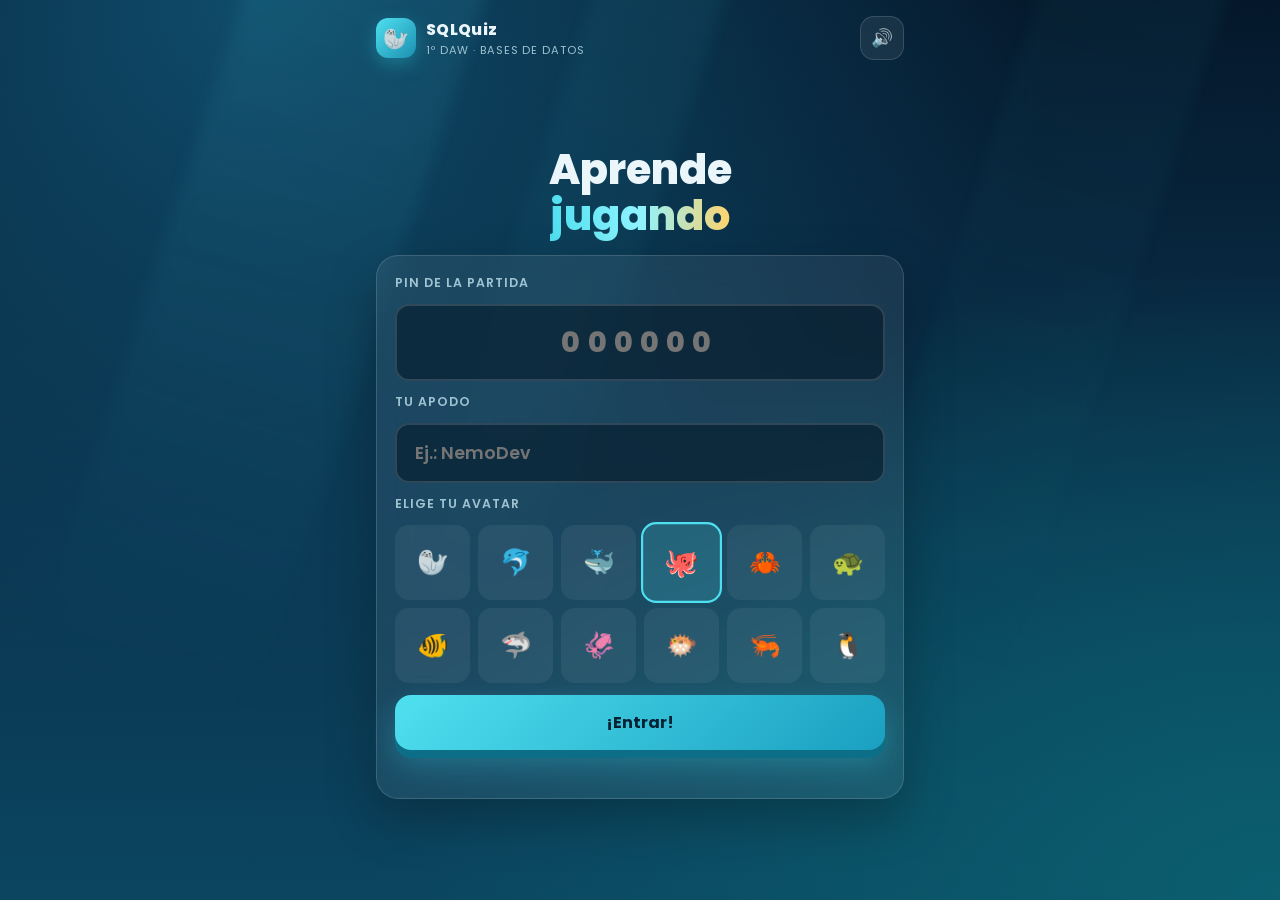
<file: index.html>
<!doctype html>
<html lang="es">
<head>
<meta charset="utf-8">
<meta name="viewport" content="width=device-width, initial-scale=1, viewport-fit=cover, user-scalable=no">
<title>SQLQuiz · Unirse</title>
<meta name="theme-color" content="#05182b">
<link rel="icon" href="data:image/svg+xml,<svg xmlns='http://www.w3.org/2000/svg' viewBox='0 0 100 100'><text y='.9em' font-size='90'>🦭</text></svg>">
<link rel="preconnect" href="https://fonts.googleapis.com">
<link rel="preconnect" href="https://fonts.gstatic.com" crossorigin>
<link href="https://fonts.googleapis.com/css2?family=Poppins:wght@400;600;700;800&family=JetBrains+Mono:wght@400;600&display=swap" rel="stylesheet">
<link rel="stylesheet" href="estilos.css">
<style>
.pantalla { max-width: 560px; padding: max(14px, env(safe-area-inset-top)) 16px max(16px, env(safe-area-inset-bottom)); }
.cabecera { display: flex; align-items: center; justify-content: space-between; gap: 10px; min-height: 48px; }
.yo { display: flex; align-items: center; gap: 10px; font-weight: 700; min-width: 0; }
.yo .av { font-size: 1.8rem; }
.yo .nom { overflow: hidden; text-overflow: ellipsis; white-space: nowrap; }
.mis-pts { padding: 8px 14px; border-radius: 999px; background: var(--cristal); border: 1px solid var(--borde); font-weight: 800; white-space: nowrap; }
.centro { flex: 1; display: flex; flex-direction: column; align-items: center; justify-content: center; text-align: center; gap: 16px; }
.centro h1 { margin: 0; font-size: clamp(1.8rem, 8vw, 2.6rem); line-height: 1.1; }
.centro p { margin: 0; color: var(--suave); line-height: 1.5; }

/* unirse */
.titulo { font-size: clamp(2.4rem, 12vw, 3.4rem); font-weight: 800; line-height: .95; margin: 0; }
.titulo span { background: linear-gradient(90deg, var(--cian), #8ff3ff, #ffd36e); -webkit-background-clip: text; background-clip: text; color: transparent; }
.form { width: 100%; padding: 18px; display: flex; flex-direction: column; gap: 12px; text-align: left; }
.campo.pin { text-align: center; font-size: 1.8rem; letter-spacing: .25em; font-weight: 800; }
.avatares { display: grid; grid-template-columns: repeat(6, 1fr); gap: 8px; }
.avatares button { aspect-ratio: 1; border-radius: 14px; font-size: 1.6rem; background: rgba(255,255,255,.06); border: 2px solid transparent; transition: transform .15s, border-color .15s; }
.avatares button.sel { border-color: var(--cian); background: rgba(79,224,240,.18); transform: scale(1.08); }
.error { color: #ffb3c1; font-size: .92rem; text-align: center; min-height: 1.2em; }

/* espera */
.av-grande { font-size: 5.5rem; animation: flota 3s ease-in-out infinite; }
@keyframes flota { 50% { transform: translateY(-14px) rotate(-4deg); } }
.puntos-espera { display: flex; gap: 6px; } .puntos-espera i { width: 10px; height: 10px; border-radius: 50%; background: var(--cian); animation: salta 1.2s infinite; }
.puntos-espera i:nth-child(2) { animation-delay: .15s; } .puntos-espera i:nth-child(3) { animation-delay: .3s; }
@keyframes salta { 0%,60%,100% { transform: none; opacity: .4; } 30% { transform: translateY(-10px); opacity: 1; } }

/* pregunta */
.info-p { display: flex; align-items: center; justify-content: space-between; gap: 10px; margin: 10px 0; }
.numq { color: var(--nivel); font-weight: 700; letter-spacing: .15em; font-size: .78rem; }
.texto-p { font-weight: 700; font-size: 1.02rem; line-height: 1.35; margin: 0 0 12px; }
.reloj-p { width: 54px; height: 54px; flex: 0 0 auto; } .reloj-p .seg { font-size: 1.15rem; }
.botones { flex: 1; display: grid; grid-template-columns: 1fr; gap: 10px; align-content: stretch; }
.botones.dos { grid-template-columns: 1fr 1fr; }
.botones .opcion { padding: 12px 14px; font-size: 1rem; min-height: 70px; line-height: 1.3; }
.botones.dos .opcion { flex-direction: column; justify-content: center; text-align: center; font-size: 1.2rem; }
.botones .forma { width: 40px; height: 40px; } .botones .forma svg { width: 22px; height: 22px; }
.botones .opcion:active { transform: translateY(5px); box-shadow: 0 2px 0 var(--sombra); }
.botones.bloq .opcion { pointer-events: none; }

/* resultado */
#j-resultado.bien { background: radial-gradient(circle at 50% 30%, rgba(34,197,139,.45), transparent 70%); }
#j-resultado.mal { background: radial-gradient(circle at 50% 30%, rgba(255,77,109,.4), transparent 70%); }
.icono-res { width: 110px; height: 110px; border-radius: 50%; display: grid; place-items: center; font-size: 3.6rem; animation: pop .55s; }
.bien .icono-res { background: var(--ok); box-shadow: 0 0 60px rgba(34,197,139,.6); }
.mal .icono-res { background: var(--ko); box-shadow: 0 0 60px rgba(255,77,109,.5); }
.ganado { font-size: 2.6rem; font-weight: 800; }
.posicion { padding: 14px 22px; font-size: 1.05rem; }
.posicion b { color: var(--cian); font-size: 1.4rem; }
.racha-p { background: linear-gradient(135deg, #ff8a3d, #ff4d6d); padding: 6px 16px; border-radius: 999px; font-weight: 700; }
.medalla { font-size: 6rem; animation: pop .7s; }
</style>
</head>
<body>
<div class="oceano" id="oceano"><div class="rayo" style="left:8%"></div><div class="rayo"></div><div class="rayo"></div></div>
<canvas id="confeti"></canvas>

<div class="app">
  <!-- ============ UNIRSE ============ -->
  <section class="pantalla activa" id="j-unir">
    <div class="cabecera">
      <div class="marca"><div class="pez">🦭</div><div>SQLQuiz<small>1º DAW · BASES DE DATOS</small></div></div>
      <button class="icono-btn b-sonido" aria-label="Sonido">🔊</button>
    </div>
    <div class="centro">
      <h1 class="titulo">Aprende<br><span>jugando</span></h1>
      <form class="cristal form" id="f-unir" autocomplete="off">
        <label class="etiqueta" for="i-pin">PIN de la partida</label>
        <input class="campo pin" id="i-pin" inputmode="numeric" maxlength="7" placeholder="000000" required>
        <label class="etiqueta" for="i-nombre">Tu apodo</label>
        <input class="campo" id="i-nombre" maxlength="16" placeholder="Ej.: NemoDev" required>
        <span class="etiqueta">Elige tu avatar</span>
        <div class="avatares" id="avatares"></div>
        <button class="boton" type="submit" id="b-unir">¡Entrar!</button>
        <div class="error" id="error"></div>
      </form>
    </div>
  </section>

  <!-- ============ ESPERANDO ============ -->
  <section class="pantalla" id="j-espera">
    <div class="cabecera"><div class="yo"><span class="av yo-av"></span><span class="nom yo-nom"></span></div><span class="mis-pts yo-pts">0 pts</span></div>
    <div class="centro">
      <div class="av-grande yo-av"></div>
      <h1>¡Ya estás dentro!</h1>
      <p id="espera-texto">¿Ves tu nombre en la pantalla?<br>La partida empieza en un momento.</p>
      <div class="puntos-espera"><i></i><i></i><i></i></div>
    </div>
  </section>

  <!-- ============ LEER ============ -->
  <section class="pantalla" id="j-leer">
    <div class="cabecera"><div class="yo"><span class="av yo-av"></span><span class="nom yo-nom"></span></div><span class="mis-pts yo-pts">0 pts</span></div>
    <div class="centro">
      <div class="numq" id="leer-num"></div>
      <h1 style="font-size:1.4rem" id="leer-texto"></h1>
      <p>👀 Mira la pantalla… ¡prepárate!</p>
      <div class="puntos-espera"><i></i><i></i><i></i></div>
    </div>
  </section>

  <!-- ============ PREGUNTA ============ -->
  <section class="pantalla" id="j-pregunta">
    <div class="cabecera"><div class="yo"><span class="av yo-av"></span><span class="nom yo-nom"></span></div><span class="mis-pts yo-pts">0 pts</span></div>
    <div class="info-p">
      <div><div class="numq" id="p-num"></div></div>
      <div class="reloj reloj-p" id="reloj">
        <svg viewBox="0 0 80 80"><circle class="fondo-r" cx="40" cy="40" r="34"/><circle class="arco" id="arco" cx="40" cy="40" r="34"/></svg>
        <div class="seg" id="segundos"></div>
      </div>
    </div>
    <p class="texto-p" id="p-texto"></p>
    <div class="botones" id="botones"></div>
  </section>

  <!-- ============ ENVIADA ============ -->
  <section class="pantalla" id="j-enviada">
    <div class="cabecera"><div class="yo"><span class="av yo-av"></span><span class="nom yo-nom"></span></div><span class="mis-pts yo-pts">0 pts</span></div>
    <div class="centro">
      <div class="av-grande" id="enviada-icono">🚀</div>
      <h1 id="enviada-titulo">¡Respuesta enviada!</h1>
      <p id="enviada-texto">¿Habrás sido de los más rápidos?</p>
      <div class="puntos-espera"><i></i><i></i><i></i></div>
    </div>
  </section>

  <!-- ============ RESULTADO ============ -->
  <section class="pantalla" id="j-resultado">
    <div class="cabecera"><div class="yo"><span class="av yo-av"></span><span class="nom yo-nom"></span></div><span class="mis-pts yo-pts">0 pts</span></div>
    <div class="centro">
      <div class="icono-res" id="res-icono">✔</div>
      <h1 id="res-titulo">¡Correcto!</h1>
      <div class="ganado" id="res-ganado"></div>
      <span class="racha-p oculto" id="res-racha"></span>
      <div class="cristal posicion" id="res-pos"></div>
      <p id="res-correcta"></p>
    </div>
  </section>

  <!-- ============ FINAL ============ -->
  <section class="pantalla" id="j-final">
    <div class="cabecera"><div class="yo"><span class="av yo-av"></span><span class="nom yo-nom"></span></div><span class="mis-pts yo-pts">0 pts</span></div>
    <div class="centro">
      <div class="medalla" id="fin-medalla">🏆</div>
      <h1 id="fin-titulo"></h1>
      <div class="cristal posicion" id="fin-datos"></div>
      <p id="fin-texto"></p>
    </div>
  </section>

  <!-- ============ AVISO ============ -->
  <section class="pantalla" id="j-aviso">
    <div class="centro">
      <div class="av-grande" id="aviso-icono">🌊</div>
      <h1 id="aviso-titulo"></h1>
      <p id="aviso-texto"></p>
      <button class="boton" id="b-volver">Volver a entrar</button>
    </div>
  </section>
</div>

<script src="preguntas.js"></script>
<script src="red.js"></script>
<script>
burbujas(16);
botonSonido('.b-sonido');

/* ======================= Estado ======================= */
let red = null, pin = '', unido = false, temporizador = null, timeoutUnir = null;
let yo = { pid: '', nombre: leer('apodo', ''), avatar: leer('avatar', AVATARES[Math.floor(Math.random() * AVATARES.length)]), puntos: 0 };
let preguntaActual = -1, respondida = -1, revelada = -1;
let ultimoEstado = null;          // último estado de la pantalla, por si llega antes de la bienvenida

function cambiar(id) {
  document.querySelectorAll('.pantalla').forEach(p => p.classList.remove('activa'));
  $(id).classList.add('activa');
}
function pintarYo() {
  document.querySelectorAll('.yo-av').forEach(e => e.textContent = yo.avatar);
  document.querySelectorAll('.yo-nom').forEach(e => e.textContent = yo.nombre);
  document.querySelectorAll('.yo-pts').forEach(e => e.textContent = miles(yo.puntos) + ' pts');
}

/* ======================= Unirse ======================= */
$('#i-pin').value = (PARAMS.get('pin') || '').replace(/\D/g, '').slice(0, 6);
$('#i-nombre').value = yo.nombre;
$('#avatares').innerHTML = AVATARES.map(a => `<button type="button" class="${a === yo.avatar ? 'sel' : ''}" data-a="${a}">${a}</button>`).join('');
$('#avatares').onclick = e => {
  const b = e.target.closest('button'); if (!b) return;
  yo.avatar = b.dataset.a; guardar('avatar', yo.avatar);
  document.querySelectorAll('#avatares button').forEach(x => x.classList.toggle('sel', x === b));
};
if ($('#i-pin').value) setTimeout(() => $('#i-nombre').focus(), 300);

$('#f-unir').onsubmit = async e => {
  e.preventDefault();
  pin = $('#i-pin').value.replace(/\D/g, '');
  yo.nombre = $('#i-nombre').value.trim().slice(0, 16);
  if (pin.length !== 6) { $('#error').textContent = 'El PIN tiene 6 números.'; return; }
  if (!yo.nombre) { $('#error').textContent = 'Escribe un apodo.'; return; }
  guardar('apodo', yo.nombre);
  // el mismo móvil conserva su identificador en la misma partida (por si recarga)
  // cada pestaña conserva su identificador en la misma partida, aunque recargue
  try { yo.pid = sessionStorage.getItem('sqlquiz.pid.' + pin) || ''; } catch (e) {}
  if (!yo.pid) yo.pid = 'j' + Math.random().toString(36).slice(2, 10);
  try { sessionStorage.setItem('sqlquiz.pid.' + pin, yo.pid); } catch (e) {}
  $('#error').textContent = ''; $('#b-unir').disabled = true; $('#b-unir').textContent = 'Conectando…';
  try {
    if (red) { red.cerrar(); red = null; }
    red = await conectar({ pin, rol: 'jug', alRecibir: recibir, alEstado: e => { if (e === 'conectado' && unido) enviarUnir(); } });
  } catch (err) {
    $('#error').textContent = err.message; $('#b-unir').disabled = false; $('#b-unir').textContent = '¡Entrar!'; return;
  }
  enviarUnir();
  clearTimeout(timeoutUnir);
  timeoutUnir = setTimeout(() => {
    if (unido) return;
    $('#error').textContent = 'No encuentro ninguna partida con ese PIN. Revisa el número que hay en la pantalla.';
    $('#b-unir').disabled = false; $('#b-unir').textContent = '¡Entrar!';
  }, 8000);
};
function enviarUnir() { red && red.enviar({ t: 'unir', pid: yo.pid, nombre: yo.nombre, avatar: yo.avatar }); }

$('#b-volver').onclick = () => { unido = false; $('#b-unir').disabled = false; $('#b-unir').textContent = '¡Entrar!'; cambiar('#j-unir'); };

/* ======================= Mensajes de la pantalla ======================= */
function recibir(m) {
  if (!m || !m.t) return;
  if (m.t === 'bienvenida' && m.pid === yo.pid) {
    const primera = !unido;
    unido = true; clearTimeout(timeoutUnir);
    yo.nombre = m.nombre; yo.avatar = m.avatar; yo.puntos = m.puntos || 0; pintarYo();
    if (primera) { tono(784, .1, 'triangle'); tono(1046, .15, 'triangle', .1, .08); if (navigator.vibrate) navigator.vibrate(60); }
    if (primera && $('#j-unir').classList.contains('activa')) cambiar('#j-espera');
    if (primera && ultimoEstado) { const u = ultimoEstado; ultimoEstado = null; recibir(u); }
    return;
  }
  if (m.t === 'fuera' && m.pid === yo.pid) { unido = false; aviso('🚫', 'Te han sacado de la partida', 'Habla con tu profesor si crees que es un error.'); red && red.cerrar(); red = null; return; }
  if (['sala', 'leer', 'pregunta', 'revelar', 'final'].includes(m.t)) ultimoEstado = m;
  if (!unido) return;

  switch (m.t) {
    case 'sala':
      yo.puntos = 0; preguntaActual = respondida = revelada = -1; pintarYo();
      $('#espera-texto').innerHTML = `Nivel <b>${esc(m.nivel)}</b> · ${m.total} preguntas.<br>¿Ves tu nombre en la pantalla? Empezamos enseguida.`;
      cambiar('#j-espera'); break;
    case 'leer':
      if (m.n < revelada) break;
      $('#leer-num').textContent = `PREGUNTA ${m.n + 1} DE ${m.total}`;
      $('#leer-texto').innerHTML = conCodigo(m.texto);
      cambiar('#j-leer'); break;
    case 'pregunta': mostrarPregunta(m); break;
    case 'revelar': mostrarResultado(m); break;
    case 'final': mostrarFinal(m); break;
    case 'cerrada': clearInterval(temporizador); unido = false; aviso('🌊', 'La partida ha terminado', '¡Gracias por jugar! Espera a que el profesor cree otra.'); break;
  }
}

function mostrarPregunta(m) {
  if (m.n === preguntaActual && ($('#j-pregunta').classList.contains('activa') || $('#j-enviada').classList.contains('activa'))) return;
  preguntaActual = m.n;
  if (respondida === m.n) { cambiar('#j-enviada'); return; }
  $('#p-num').textContent = `PREGUNTA ${m.n + 1} DE ${m.total}`;
  $('#p-texto').innerHTML = conCodigo(m.texto);
  const cont = $('#botones');
  cont.className = 'botones' + (m.opciones.length === 2 ? ' dos' : '');
  cont.innerHTML = m.opciones.map((t, i) => {
    const c = colorOpcion(i, m.opciones.length);
    return `<button class="opcion o${c}" data-i="${i}"><span class="forma">${FORMAS[c]}</span><span>${conCodigo(t)}</span></button>`;
  }).join('');
  cont.onclick = e => { const b = e.target.closest('.opcion'); if (b) responder(m.n, Number(b.dataset.i)); };
  cambiar('#j-pregunta');
  if (navigator.vibrate) navigator.vibrate(40);

  // reloj orientativo (el que manda es el de la pantalla)
  const arco = $('#arco'), L = 2 * Math.PI * 34, ini = performance.now();
  arco.style.strokeDasharray = L; arco.style.strokeDashoffset = 0; $('#reloj').classList.remove('poco');
  clearInterval(temporizador);
  temporizador = setInterval(() => {
    const queda = Math.max(0, m.tiempo - (performance.now() - ini) / 1000);
    arco.style.strokeDashoffset = L * (1 - queda / m.tiempo);
    $('#segundos').textContent = Math.ceil(queda);
    if (queda <= 5) $('#reloj').classList.add('poco');
    if (queda <= 0) {
      clearInterval(temporizador);
      if (respondida !== m.n) { $('#enviada-icono').textContent = '⏰'; $('#enviada-titulo').textContent = '¡Se acabó el tiempo!'; $('#enviada-texto').textContent = 'Espera a la corrección…'; cambiar('#j-enviada'); }
    }
  }, 150);
}

function responder(nPreg, op) {
  if (respondida === nPreg) return;
  respondida = nPreg;
  red.enviar({ t: 'resp', pid: yo.pid, n: nPreg, op });
  clearInterval(temporizador);
  tono(700, .06, 'triangle', .08);
  if (navigator.vibrate) navigator.vibrate(30);
  $('#enviada-icono').textContent = ['🚀', '⚡', '🎯', '🤞'][Math.floor(Math.random() * 4)];
  $('#enviada-titulo').textContent = '¡Respuesta enviada!';
  $('#enviada-texto').textContent = '¿Habrás sido de los más rápidos?';
  cambiar('#j-enviada');
}

function mostrarResultado(m) {
  clearInterval(temporizador);
  revelada = m.n;
  const r = m.res[yo.pid];
  if (!r) {
    $('#j-resultado').className = 'pantalla mal'; $('#res-icono').textContent = '🌊'; $('#res-titulo').textContent = 'Esta te la has perdido';
    $('#res-ganado').textContent = ''; $('#res-racha').classList.add('oculto'); $('#res-pos').textContent = 'Juegas desde la siguiente'; $('#res-correcta').textContent = '';
    cambiar('#j-resultado'); return;
  }
  yo.puntos = r.pts; pintarYo();
  const sec = $('#j-resultado');
  sec.className = 'pantalla ' + (r.ok ? 'bien' : 'mal');
  $('#res-icono').textContent = r.ok ? '✔' : (r.resp < 0 ? '⏰' : '✖');
  $('#res-titulo').textContent = r.ok ? ['¡Correcto!', '¡Bien hecho!', '¡Genial!', '¡Toma ya!'][Math.floor(Math.random() * 4)] : (r.resp < 0 ? '¡Sin respuesta!' : '¡Incorrecto!');
  $('#res-ganado').textContent = r.ok ? '+' + miles(r.gan) : '+0';
  const rc = $('#res-racha');
  if (r.ok && r.racha >= 2) { rc.textContent = `🔥 Racha de ${r.racha}`; rc.classList.remove('oculto'); } else rc.classList.add('oculto');
  $('#res-pos').innerHTML = `Vas <b>${r.pos}º</b> con ${miles(r.pts)} pts`;
  $('#res-correcta').innerHTML = r.ok ? (r.pos === 1 ? '👑 ¡Vas en cabeza!' : '¡Sigue así!') : `La correcta era: ${conCodigo(m.textoCorrecta)}`;
  cambiar('#j-resultado');
  r.ok ? sonidos.bien() : sonidos.mal();
  if (navigator.vibrate) navigator.vibrate(r.ok ? [40, 60, 40] : 250);
}

function mostrarFinal(m) {
  clearInterval(temporizador);
  const r = m.res[yo.pid];
  if (!r) { aviso('🏁', 'La partida ha terminado', 'Mira el podio en la pantalla.'); return; }
  yo.puntos = r.pts; pintarYo();
  $('#fin-medalla').textContent = r.pos === 1 ? '🥇' : r.pos === 2 ? '🥈' : r.pos === 3 ? '🥉' : r.pos <= 5 ? '🏅' : '🦭';
  $('#fin-titulo').textContent = r.pos === 1 ? '¡Has ganado!' : r.pos <= 3 ? '¡Estás en el podio!' : r.pos <= 5 ? '¡Top 5!' : '¡Buena partida!';
  $('#fin-datos').innerHTML = `Puesto <b>${r.pos}º</b> de ${m.jugadores}<br>${miles(r.pts)} pts · ${r.aciertos}/${m.total} aciertos`;
  $('#fin-texto').textContent = r.pos <= 3 ? 'Mira la pantalla, ¡sales en el podio!' : 'Repasa las que fallaste y a por la revancha.';
  cambiar('#j-final');
  if (r.pos <= 3) setTimeout(() => confeti(6000), 3600);
}

function aviso(icono, titulo, texto) {
  clearInterval(temporizador);
  $('#aviso-icono').textContent = icono; $('#aviso-titulo').textContent = titulo; $('#aviso-texto').textContent = texto;
  cambiar('#j-aviso');
}

pintarYo();
</script>
</body>
</html>
</file>
<file: estilos.css>
:root {
  --fondo-1: #05182b; --fondo-2: #0a3550;
  --cian: #4fe0f0; --texto: #eaf6fa; --suave: #9fc3d1;
  --cristal: rgba(255,255,255,.07); --borde: rgba(255,255,255,.14);
  --ok: #22c58b; --ko: #ff4d6d; --oro: #ffcf40;
  --nivel: #2ec4d6; --radio: 22px;
}
* { box-sizing: border-box; -webkit-tap-highlight-color: transparent; }
html, body { margin: 0; min-height: 100%; }
body {
  font-family: 'Poppins', system-ui, sans-serif; color: var(--texto); overflow-x: hidden; min-height: 100dvh;
  background: radial-gradient(ellipse at 20% 0%, #0f4c6b 0%, transparent 55%),
              radial-gradient(ellipse at 100% 100%, #0b5f6f 0%, transparent 50%),
              linear-gradient(180deg, var(--fondo-1), var(--fondo-2) 60%, #0b4560);
  background-attachment: fixed;
}
code, .mono { font-family: 'JetBrains Mono', ui-monospace, monospace; }
button { font-family: inherit; color: inherit; cursor: pointer; border: 0; }
.oculto { display: none !important; }

/* ---------- Océano ---------- */
.oceano { position: fixed; inset: 0; pointer-events: none; z-index: 0; overflow: hidden; }
.rayo { position: absolute; top: -20%; width: 18vw; height: 140%; background: linear-gradient(180deg, rgba(79,224,240,.10), transparent 70%);
  transform: rotate(18deg); filter: blur(8px); animation: rayo 9s ease-in-out infinite alternate; }
.rayo:nth-child(2) { left: 35%; width: 10vw; animation-delay: -3s; opacity: .7; }
.rayo:nth-child(3) { left: 70%; width: 14vw; animation-delay: -6s; opacity: .5; }
@keyframes rayo { from { transform: rotate(14deg) translateX(-2vw); opacity: .5; } to { transform: rotate(22deg) translateX(3vw); opacity: 1; } }
.burbuja { position: absolute; bottom: -60px; border-radius: 50%; border: 1.5px solid rgba(160,240,255,.35);
  background: radial-gradient(circle at 30% 30%, rgba(255,255,255,.35), rgba(255,255,255,.03) 60%); animation: sube linear infinite; }
@keyframes sube { to { transform: translate(var(--deriva, 20px), -115vh); opacity: .2; } }
canvas#confeti { position: fixed; inset: 0; pointer-events: none; z-index: 50; }

/* ---------- Base ---------- */
.app { position: relative; z-index: 1; min-height: 100dvh; display: flex; flex-direction: column; }
.pantalla { display: none; flex: 1; flex-direction: column; width: 100%; margin: 0 auto; animation: entra .45s cubic-bezier(.2,.8,.2,1); }
.pantalla.activa { display: flex; }
@keyframes entra { from { opacity: 0; transform: translateY(16px) scale(.98); } to { opacity: 1; transform: none; } }
@keyframes pop { 0% { transform: scale(.5); opacity: 0; } 70% { transform: scale(1.12); opacity: 1; } 100% { transform: scale(1); } }

.cristal { background: var(--cristal); border: 1px solid var(--borde); border-radius: var(--radio);
  backdrop-filter: blur(14px); -webkit-backdrop-filter: blur(14px); box-shadow: 0 20px 50px rgba(0,0,0,.25); }
.marca { display: flex; align-items: center; gap: 10px; font-weight: 800; letter-spacing: .02em; }
.marca .pez { width: 40px; height: 40px; border-radius: 12px; display: grid; place-items: center; font-size: 1.3rem;
  background: linear-gradient(135deg, var(--cian), #1b8fb0); box-shadow: 0 6px 18px rgba(46,196,214,.35); }
.marca small { display: block; font-weight: 400; font-size: .7rem; color: var(--suave); letter-spacing: .08em; }
.icono-btn { width: 44px; height: 44px; border-radius: 14px; background: var(--cristal); border: 1px solid var(--borde);
  display: grid; place-items: center; font-size: 1.1rem; transition: transform .15s, background .2s; }
.icono-btn:hover { background: rgba(255,255,255,.14); } .icono-btn:active { transform: scale(.92); }

.boton { display: inline-flex; align-items: center; justify-content: center; gap: 10px; padding: 15px 28px; border-radius: 16px;
  font-weight: 700; font-size: 1rem; background: linear-gradient(135deg, var(--cian), #1a9fc0); color: #032234;
  box-shadow: 0 8px 0 #0d6f87, 0 14px 30px rgba(46,196,214,.35); transition: transform .12s, box-shadow .12s, opacity .2s; }
.boton:active { transform: translateY(5px); box-shadow: 0 3px 0 #0d6f87; }
.boton.sec { background: var(--cristal); color: var(--texto); border: 1px solid var(--borde); box-shadow: 0 6px 0 rgba(0,0,0,.25); }
.boton:disabled { opacity: .4; pointer-events: none; }
.campo { width: 100%; padding: 15px 18px; border-radius: 14px; border: 2px solid var(--borde); background: rgba(3,20,35,.55);
  color: var(--texto); font: 600 1.1rem 'Poppins', sans-serif; outline: none; transition: border-color .2s; }
.campo:focus { border-color: var(--cian); }
.etiqueta { font-size: .78rem; color: var(--suave); font-weight: 600; letter-spacing: .08em; text-transform: uppercase; }

/* código */
code { background: rgba(79,224,240,.15); color: #aaf4ff; padding: 1px 7px; border-radius: 7px; font-size: .88em; }
pre.codigo { text-align: left; margin: 14px auto 0; background: #031423; border: 1px solid rgba(79,224,240,.2); border-radius: 14px;
  padding: 14px 18px; line-height: 1.6; color: #d6e9f2; overflow-x: auto; white-space: pre; font-family: 'JetBrains Mono', ui-monospace, monospace; }
pre.codigo .t { color: #ff7a93; } pre.codigo .a { color: #ffd36e; } pre.codigo .s { color: #a5f08c; } pre.codigo .k { color: #7cc7f2; font-weight: 700; } pre.codigo .c { color: #7f9fb2; font-style: italic; }

/* opciones con colores y formas */
.o0 { --col: linear-gradient(135deg, #ff5c7a, #e0284e); --sombra: #a3112f; }
.o1 { --col: linear-gradient(135deg, #4f9bff, #1f63d6); --sombra: #133f8f; }
.o2 { --col: linear-gradient(135deg, #ffc531, #e09a00); --sombra: #9c6a00; }
.o3 { --col: linear-gradient(135deg, #36d69a, #13a06c); --sombra: #0b6b47; }
.opcion { position: relative; display: flex; align-items: center; gap: 14px; border-radius: 18px; text-align: left; font-weight: 600; color: #fff;
  background: var(--col); box-shadow: 0 7px 0 var(--sombra), 0 14px 26px rgba(0,0,0,.25); transition: transform .12s, box-shadow .12s, opacity .35s, filter .35s; }
.opcion .forma { flex: 0 0 auto; display: grid; place-items: center; background: rgba(0,0,0,.18); border-radius: 12px; }
.opcion .forma svg { fill: #fff; }
.opcion code { background: rgba(0,0,0,.25); color: #fff; }
.opcion.apagada { opacity: .25; filter: grayscale(.7); }
.opcion.correcta { outline: 5px solid #fff; outline-offset: 4px; }

.reloj { position: relative; }
.reloj svg { transform: rotate(-90deg); width: 100%; height: 100%; }
.reloj circle { fill: none; stroke-width: 7; }
.reloj .fondo-r { stroke: rgba(255,255,255,.12); }
.reloj .arco { stroke: var(--nivel); stroke-linecap: round; transition: stroke-dashoffset .25s linear; }
.reloj .seg { position: absolute; inset: 0; display: grid; place-items: center; font-weight: 800; }
.reloj.poco .arco { stroke: var(--ko); } .reloj.poco .seg { color: var(--ko); animation: latido .5s infinite alternate; }
@keyframes latido { to { transform: scale(1.12); } }

.estado-red { font-size: .72rem; color: var(--suave); display: inline-flex; align-items: center; gap: 6px; }
.estado-red::before { content: ''; width: 8px; height: 8px; border-radius: 50%; background: #ffb800; }
.estado-red.ok::before { background: var(--ok); box-shadow: 0 0 8px var(--ok); }
.estado-red.ko::before { background: var(--ko); }

@media (prefers-reduced-motion: reduce) { *, *::before, *::after { animation-duration: .01ms !important; transition-duration: .01ms !important; } }
</file>
